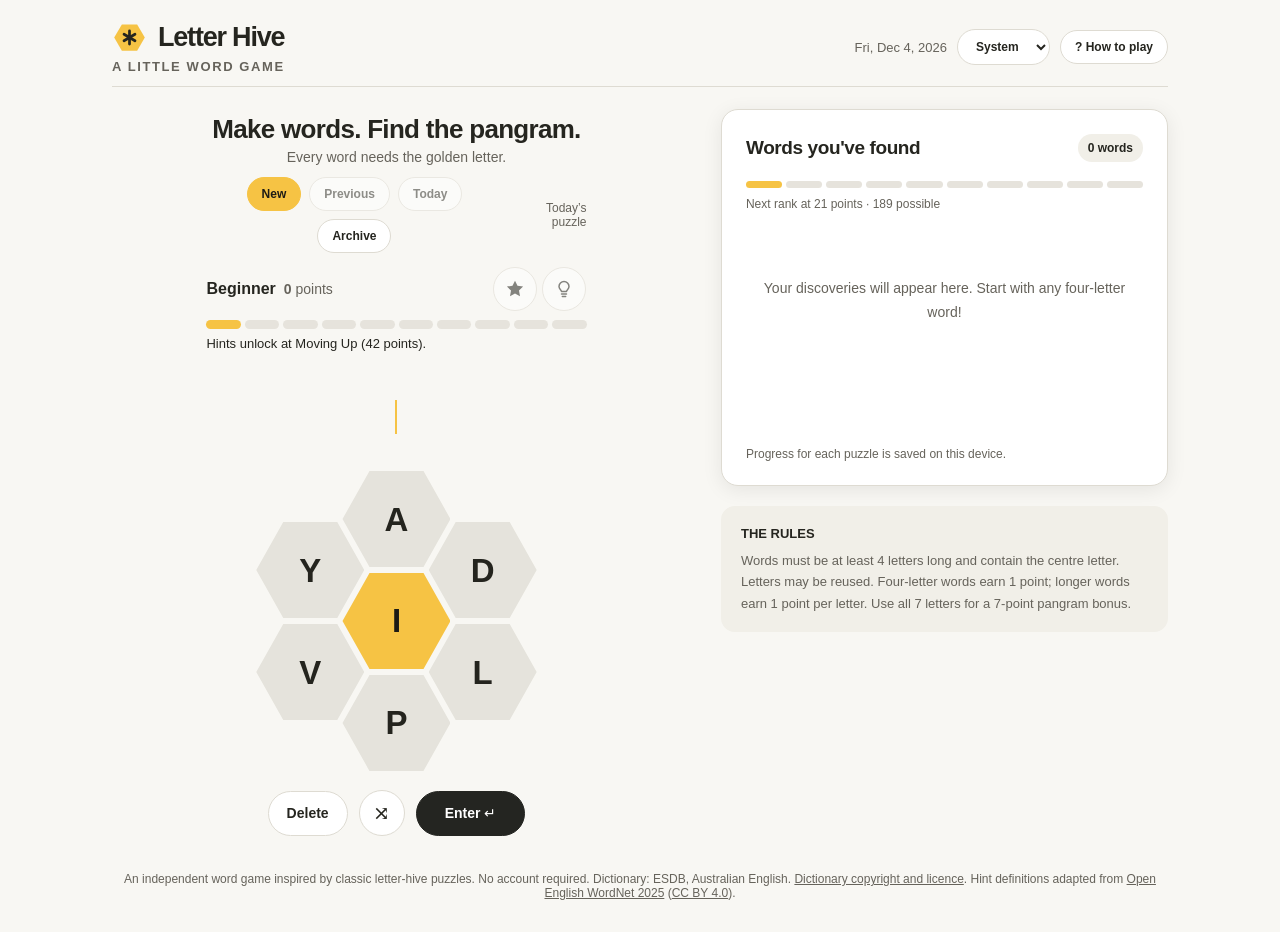
<file: index.html>
<!doctype html>
<html lang="en">
  <head>
    <meta charset="UTF-8" />
    <meta name="viewport" content="width=device-width, initial-scale=1.0, viewport-fit=cover" />
    <meta name="theme-color" content="#f8f6ee" />
    <title>Letter Hive — Daily Word Game</title>
    <link rel="icon" href="favicon.svg" type="image/svg+xml" />
    <link rel="manifest" href="manifest.webmanifest" />
    <link rel="apple-touch-icon" href="icons/letter-hive-180.png" />
    <link rel="stylesheet" href="letter-hive.css" />
  </head>
  <body>
    <div class="wrap">
      <header class="top">
        <div>
          <div class="brand"><img class="mark" src="favicon.svg" alt="" width="35" height="35" />Letter Hive</div>
          <div class="subtitle">A little word game</div>
        </div>
        <div class="topRight">
          <span class="date" id="today"></span>
          <select class="pill themeSelect" id="themeMode" aria-label="Colour mode">
            <option value="system">System</option>
            <option value="light">Light</option>
            <option value="dark">Dark</option>
          </select>
          <button class="pill" id="howBtn" type="button">? How to play</button>
        </div>
      </header>
      <main class="content">
        <section class="game" aria-label="Word puzzle">
          <h1 class="heading">Make words. Find the pangram.</h1>
          <p class="hint">Every word needs the golden letter.</p>
          <div class="puzzleToolbar">
            <div class="puzzleNav" role="group" aria-label="Choose a puzzle">
              <button class="pill" id="newPuzzle" type="button" aria-label="New puzzle" disabled>New</button>
              <button class="pill" id="previousPuzzle" type="button" aria-label="Previous puzzle" disabled>Previous</button>
              <button class="pill" id="dailyPuzzle" type="button" aria-label="Today’s puzzle" disabled>Today</button>
              <button class="pill" id="archiveBtn" type="button" aria-haspopup="dialog"
                aria-controls="archiveDialog" disabled>Archive</button>
              <button class="pill hintIcon" id="wordsBtn" type="button" aria-label="Found words"
                title="Found words" aria-haspopup="dialog" aria-controls="wordsDialog">
                <svg viewBox="0 0 24 24" fill="none" stroke="currentColor" stroke-width="1.8"
                  stroke-linecap="round" aria-hidden="true">
                  <path d="M8 6h12M8 12h12M8 18h12M4 6h.01M4 12h.01M4 18h.01" />
                </svg>
              </button>
            </div>
            <p class="puzzleStatus" id="puzzleStatus" aria-live="polite"></p>
          </div>
          <div class="scoreline">
            <div class="scoretitle">
              <strong id="rank">Beginner</strong
              ><span><b id="points">0</b> points</span>
              <div class="hintControls">
                <button class="pill hintIcon" id="pangramHint" type="button"
                  aria-label="Pangram hint" title="Pangram hint" aria-controls="puzzleClue" hidden>
                  <svg viewBox="0 0 24 24" fill="currentColor" aria-hidden="true">
                    <path d="m12 2 3 6.1 6.7 1-4.9 4.8 1.2 6.7-6-3.2-6 3.2 1.2-6.7-4.9-4.8 6.7-1Z" />
                  </svg>
                </button>
                <button class="pill hintIcon" id="hintBtn" type="button"
                  aria-label="Hint" title="Hint" aria-controls="puzzleClue" disabled>
                  <span id="hintIcon" aria-hidden="true">
                    <svg viewBox="0 0 24 24" fill="none" stroke="currentColor"
                      stroke-width="1.8" stroke-linecap="round" stroke-linejoin="round">
                      <path d="M9 18h6m-5 3h4M9 15c0-2-3-2.7-3-6a6 6 0 1 1 12 0c0 3.3-3 4-3 6Z" />
                    </svg>
                  </span>
                  <span id="differentHintIcon" aria-hidden="true" hidden>
                    <svg viewBox="0 0 24 24" fill="none" stroke="currentColor"
                      stroke-width="1.7" stroke-linecap="round" stroke-linejoin="round">
                      <path d="M21 4v5h-5M21 9a9 9 0 1 0 .2 6" />
                      <path d="M11 17h2m-3-2.5c0-1.2-1.6-1.7-1.6-3.6a3.6 3.6 0 0 1 7.2 0c0 1.9-1.6 2.4-1.6 3.6Z" />
                    </svg>
                  </span>
                </button>
              </div>
            </div>
            <div class="ranks scoreRanks" id="progress" aria-hidden="true"></div>
            <div class="hintRow">
              <p id="puzzleClue" role="status" aria-atomic="true" tabindex="-1"></p>
              <button class="pill hintIcon" id="strongerHint" type="button"
                aria-label="Stronger hint" title="Stronger hint" aria-controls="puzzleClue" hidden>
                <span aria-hidden="true">💪</span>
              </button>
            </div>
          </div>
          <div class="entry" aria-live="polite">
            <div id="typed" class="typed"></div>
            <span class="cursor" id="cursor"></span>
          </div>
          <div class="message" id="message" aria-live="polite">Loading puzzle…</div>
          <div class="hiveSpace">
            <div class="hive" role="group" aria-label="Letter tiles">
              <button class="hex centerhex" id="center" type="button"></button
              ><button class="hex outer" type="button"></button
              ><button class="hex outer" type="button"></button
              ><button class="hex outer" type="button"></button
              ><button class="hex outer" type="button"></button
              ><button class="hex outer" type="button"></button
              ><button class="hex outer" type="button"></button>
            </div>
          </div>
          <div class="actions">
            <button type="button" class="action" id="delete">Delete</button
            ><button
              type="button"
              class="action round"
              id="shuffle"
              aria-label="Shuffle letters"
              title="Shuffle letters"
            >
              ⤨</button
            ><button type="button" class="action submit" id="enter">
              Enter ↵
            </button>
          </div>
          <div class="foundPreview">
            <h2 id="foundPreviewHeading">Words found</h2>
            <div id="foundPreview" tabindex="0" role="region" aria-labelledby="foundPreviewHeading">
              <span>No words yet</span>
            </div>
            <button class="pill" id="expandWordsBtn" type="button"
              aria-label="Expand found words" aria-haspopup="dialog" aria-controls="wordsDialog">
              <svg width="18" height="18" viewBox="0 0 24 24" fill="none" stroke="currentColor"
                stroke-width="2" stroke-linecap="round" stroke-linejoin="round" aria-hidden="true">
                <path d="M9 4H4v5m11-5h5v5M4 15v5h5m11-5v5h-5" />
              </svg>
            </button>
          </div>
        </section>
        <aside id="wordPanel">
          <div class="panel">
            <div class="panelTop">
              <h2 id="foundHeading" tabindex="-1">Words you've found</h2>
              <span class="counter" id="count">0 words</span>
            </div>
            <div class="ranks" id="ranks" aria-hidden="true"></div>
            <div class="next" id="next"></div>
            <div class="found" id="found">
              <div class="empty">
                Your discoveries will appear here.<br />Start with any
                four-letter word!
              </div>
            </div>
            <div class="panelFoot">Progress for each puzzle is saved on this device.</div>
          </div>
          <div class="rules">
            <strong>THE RULES</strong>
            <p id="rulesText">
              Words must be at least 4 letters long and contain the centre
              letter. Letters may be reused. Four-letter words earn 1 point;
              longer words earn 1 point per letter. Use all 7 letters for a
              7-point pangram bonus.
            </p>
          </div>
        </aside>
      </main>
      <div class="foot" id="credits">
        An independent word game inspired by classic letter-hive puzzles. No
        account required. Dictionary: ESDB, Australian English.
        <a href="data/esdb/COPYRIGHT.txt">Dictionary copyright and licence</a>.
        Hint definitions adapted from <a href="https://github.com/globalwordnet/english-wordnet/tree/2025-edition">Open English WordNet 2025</a>
        (<a href="https://creativecommons.org/licenses/by/4.0/">CC BY 4.0</a>).
      </div>
    </div>
    <div id="toast" class="toast" role="status"></div>
    <dialog id="wordsDialog" aria-labelledby="foundHeading">
      <div id="wordsDialogBody" class="wordsDialogBody"></div>
      <footer class="wordsDialogFooter">
        <form method="dialog"><button>Back to puzzle</button></form>
      </footer>
    </dialog>
    <dialog id="archiveDialog" aria-labelledby="archiveHeading">
      <h2 id="archiveHeading" tabindex="-1" autofocus>Puzzle archive</h2>
      <div id="archiveDailySection">
        <p id="archiveRange"></p>
        <form id="archiveForm" class="archiveForm">
          <label for="archiveDate">Past daily puzzle</label>
          <input class="pill" id="archiveDate" type="date" required aria-describedby="archiveRange" />
          <p id="archiveError" role="alert"></p>
          <button type="submit">Open daily puzzle</button>
        </form>
      </div>
      <form id="playedPuzzleForm" class="archiveForm">
        <label for="playedPuzzle">Played puzzles</label>
        <select class="pill" id="playedPuzzle" required>
          <option value="">Choose a played puzzle</option>
        </select>
        <button type="submit">Resume puzzle</button>
      </form>
      <div class="archiveActions">
        <button type="button" id="archiveCancel">Cancel</button>
      </div>
    </dialog>
    <dialog id="help">
      <h2>How to play</h2>
      <p>Build words using only the seven letters shown.</p>
      <p id="helpRules">
        Words must be at least 4 letters long and contain the centre letter.
        Score 1 point for four-letter words, 1 point per letter for longer
        words, and a bonus 7 points for words using all seven letters.
      </p>
      <p>
        <label><input id="allowThreeLetterWords" type="checkbox" /> Allow three-letter words</label>
        <br />Three-letter words earn 1 point each. Ranks and possible points
        adjust to this setting. Your found words are kept when switching modes.
      </p>
      <p>
        Find as many words as you can and aim for the highest rank. Try the
        daily puzzle, or choose New whenever you like. Previous takes
        you back, Today returns to the daily challenge, and Archive opens past daily or previously played puzzles. Each
        puzzle’s progress is saved separately on this device.
      </p>
      <p>
        Answers come from ESDB level 60 using Australian spelling. Words may
        differ from those accepted by other word games.
      </p>
      <button id="closeHelp">Let's play</button>
    </dialog>
    <script src="letter-hive.js" defer></script>
    <script>
      if ("serviceWorker" in navigator) {
        navigator.serviceWorker.register("./sw.js").catch((error) => {
          console.warn("Could not enable offline play", error);
        });
      }
    </script>
  </body>
</html>
</file>
<file: letter-hive.css>
:root {
  font-family:
    ui-sans-serif,
    -apple-system,
    BlinkMacSystemFont,
    "Segoe UI",
    sans-serif;
  color: #22231f;
  background: #f8f7f3;
  font-synthesis: none;
}
* {
  box-sizing: border-box;
}
body {
  margin: 0;
  min-height: 100vh;
}
button {
  font: inherit;
  cursor: pointer;
}
button:focus-visible,
input:focus-visible {
  outline: 3px solid #1677bc;
  outline-offset: 3px;
}
.wrap {
  max-width: 1100px;
  margin: auto;
  padding: 24px 22px 48px;
}
.top {
  display: flex;
  justify-content: space-between;
  align-items: center;
  border-bottom: 1px solid #e1ded5;
  padding-bottom: 16px;
  gap: 12px;
}
.brand {
  display: flex;
  align-items: center;
  gap: 11px;
  font-size: 27px;
  font-weight: 850;
  letter-spacing: -1.2px;
}
.subtitle {
  color: #76746d;
  font-size: 13px;
  font-weight: 550;
  letter-spacing: 1.6px;
  text-transform: uppercase;
  margin-top: 4px;
}
.topRight {
  display: flex;
  align-items: center;
  gap: 10px;
}
.pill {
  border: 1px solid #dedbd2;
  border-radius: 100px;
  background: #fff;
  padding: 9px 14px;
  font-size: 12px;
  font-weight: 750;
}
.date {
  color: #66645e;
  font-size: 13px;
}
.content {
  display: grid;
  grid-template-columns: minmax(0, 1.12fr) minmax(0, 0.88fr);
  gap: 40px;
  margin-top: 34px;
}
.game {
  text-align: center;
  min-width: 0;
}
.heading {
  font-size: 26px;
  letter-spacing: -0.7px;
  margin: 5px 0 4px;
}
.hint {
  font-size: 14px;
  color: #7b786f;
  margin: 0 0 19px;
}
.scoreline {
  max-width: 380px;
  margin: 0 auto 24px;
  text-align: left;
}
.scoretitle {
  display: flex;
  align-items: center;
  justify-content: space-between;
  flex-wrap: wrap;
  gap: 4px 8px;
  font-size: 14px;
  margin-bottom: 9px;
}
.scoretitle strong {
  font-size: 16px;
}
.scoretitle > span {
  color: #66645e;
}
.entry {
  height: 62px;
  display: flex;
  align-items: center;
  justify-content: center;
  position: relative;
  margin: 0 auto 9px;
  max-width: 380px;
}
.typed {
  font-size: 35px;
  font-weight: 800;
  letter-spacing: 4px;
  text-transform: uppercase;
  overflow: hidden;
  text-overflow: ellipsis;
  white-space: nowrap;
}
.typed .center {
  color: #e3a91d;
}
.cursor {
  width: 2px;
  height: 34px;
  background: #e1ad31;
  animation: blink 1s step-end infinite;
}
@keyframes blink {
  50% {
    opacity: 0;
  }
}
.message {
  height: 22px;
  color: #665f4f;
  font-size: 13px;
  font-weight: 650;
}
.hive {
  position: relative;
  width: 308px;
  height: 310px;
  margin: 7px auto 22px;
  touch-action: manipulation;
}
.hex {
  position: absolute;
  width: 35.065%;
  height: 30.968%;
  border: 0;
  background: #e6e4de;
  clip-path: polygon(25% 0, 75% 0, 100% 50%, 75% 100%, 25% 100%, 0 50%);
  font-size: 33px;
  font-weight: 800;
  color: #26241f;
  display: grid;
  place-items: center;
  transition:
    background 0.15s,
    transform 0.12s;
  user-select: none;
  -webkit-tap-highlight-color: transparent;
}
.hex:active {
  transform: scale(0.93);
}
.hex.centerhex {
  background: #f5bd2e;
}
/* Tile centres are spaced for a 6px edge gap on a 308px-wide hive. */
.hex:nth-child(1) {
  left: 32.468%;
  top: 34.516%;
}
.hex:nth-child(2) {
  left: 32.468%;
  top: 1.613%;
}
.hex:nth-child(3) {
  left: 60.454%;
  top: 18.065%;
}
.hex:nth-child(4) {
  left: 60.454%;
  top: 50.968%;
}
.hex:nth-child(5) {
  left: 32.468%;
  top: 67.419%;
}
.hex:nth-child(6) {
  left: 4.481%;
  top: 50.968%;
}
.hex:nth-child(7) {
  left: 4.481%;
  top: 18.065%;
}
.actions {
  display: flex;
  align-items: center;
  justify-content: center;
  gap: 11px;
}
.action {
  border: 1px solid #d2cfc6;
  background: #fff;
  border-radius: 100px;
  padding: 13px 18px;
  min-height: 45px;
  font-size: 14px;
  font-weight: 700;
}
.action.round {
  padding: 0;
  display: grid;
  place-items: center;
  width: 46px;
  height: 46px;
  font-size: 20px;
}
.action.submit {
  background: #242521;
  border-color: #242521;
  color: #fff;
  padding-inline: 28px;
}
.panel {
  border: 1px solid #e5e2d9;
  background: #fff;
  border-radius: 17px;
  padding: 24px;
  align-self: start;
  box-shadow: 0 4px 20px #22222206;
}
.panelTop {
  display: flex;
  justify-content: space-between;
  align-items: center;
  gap: 8px;
}
.panel h2 {
  font-size: 19px;
  margin: 0;
  letter-spacing: -0.4px;
}
.counter {
  font-size: 12px;
  color: #66635a;
  border-radius: 100px;
  background: #f3f1e9;
  padding: 7px 10px;
  font-weight: 750;
}
.ranks {
  display: flex;
  gap: 4px;
  margin: 19px 0 9px;
}
.ranks i {
  height: 7px;
  flex: 1;
  border-radius: 6px;
  background: #ebe9e3;
}
.ranks i.done {
  background: #efbd39;
}
.next {
  color: #79766c;
  font-size: 12px;
  margin-bottom: 22px;
}
.found {
  min-height: 200px;
  display: grid;
  grid-template-columns: repeat(2, minmax(0, 1fr));
  gap: 0 20px;
  align-content: start;
}
.found span {
  padding: 10px 0;
  border-bottom: 1px solid #f0eee8;
  font-size: 14px;
  text-transform: capitalize;
  overflow-wrap: anywhere;
}
.empty {
  grid-column: 1/-1;
  color: #939086;
  text-align: center;
  padding: 44px 12px;
  line-height: 1.7;
  font-size: 14px;
}
.rules {
  margin-top: 20px;
  padding: 18px 20px;
  border-radius: 14px;
  background: #f0eee8;
  text-align: left;
}
.rules strong {
  font-size: 13px;
}
.rules p {
  color: #69665e;
  font-size: 13px;
  line-height: 1.65;
  margin: 8px 0 0;
}
.foot {
  text-align: center;
  margin-top: 36px;
  font-size: 12px;
  color: #97938b;
}
.toast {
  position: fixed;
  left: 50%;
  bottom: 28px;
  transform: translate(-50%, 20px);
  opacity: 0;
  pointer-events: none;
  transition: all 0.2s;
  background: #282823;
  color: #fff;
  border-radius: 100px;
  padding: 12px 22px;
  font-size: 14px;
  font-weight: 750;
  box-shadow: 0 8px 30px #0002;
  z-index: 3;
}
.toast.show {
  opacity: 1;
  transform: translate(-50%, 0);
}
dialog {
  border: 0;
  border-radius: 16px;
  box-shadow: 0 18px 80px #0003;
  max-width: 430px;
  width: calc(100% - 32px);
  padding: 26px;
  color: #26241f;
}
dialog::backdrop {
  background: #18181670;
}
dialog h2 {
  margin-top: 0;
}
dialog p,
dialog li {
  font-size: 14px;
  line-height: 1.6;
  color: #5c594f;
}
dialog button {
  border: 0;
  background: #262622;
  color: white;
  padding: 12px 20px;
  border-radius: 100px;
  font-weight: 700;
}
.panelFoot {
  font-size: 12px;
  color: #97938b;
  margin-top: 14px;
}
/* Theme refinements: explicit colours prevent browser dark-mode text overrides. */
:root {
  color-scheme: light;
  --page: #f8f7f3;
  --ink: #25251f;
  --muted: #66635b;
  --line: #dedbd2;
  --panel: #ffffff;
  --subtle: #f1efe8;
  --tile: #e5e3dc;
  --tile-ink: #24241e;
  --gold: #f6c344;
  --gold-ink: #1d1b15;
  --button: #ffffff;
  --primary: #242521;
  --primary-ink: #fff;
  --track: #e6e3dc;
  --focus: #136eae;
  background: var(--page);
  color: var(--ink);
}
:root[data-theme="dark"] {
  color-scheme: dark;
  --page: #111a28;
  --ink: #edf3fc;
  --muted: #b9c9dd;
  --line: #526680;
  --panel: #1b293c;
  --subtle: #26374f;
  --tile: #354c69;
  --tile-ink: #f5f8ff;
  --gold: #f5c34c;
  --gold-ink: #1c1b14;
  --button: #26374f;
  --primary: #dceafe;
  --primary-ink: #16263c;
  --track: #3b506a;
  --focus: #8dd1ff;
}
:root {
  background: var(--page) !important;
  color: var(--ink) !important;
}
body {
  background: var(--page);
  color: var(--ink);
}
.top {
  border-color: var(--line);
}
.subtitle,
.date,
.hint,
.scoretitle > span,
.next,
.panelFoot,
.foot {
  color: var(--muted);
}
.pill,
.action {
  background: var(--button);
  color: var(--ink);
  border-color: var(--line);
}
.action.submit {
  background: var(--primary);
  border-color: var(--primary);
  color: var(--primary-ink);
}
.hex {
  background: var(--tile) !important;
  color: var(--tile-ink) !important;
  -webkit-text-fill-color: var(--tile-ink) !important;
  text-shadow: none;
  opacity: 1 !important;
  isolation: isolate;
  font-family: Arial, sans-serif;
}
.hex.centerhex {
  background: var(--gold) !important;
  color: var(--gold-ink) !important;
  -webkit-text-fill-color: var(--gold-ink) !important;
}
.hex:hover {
  filter: brightness(0.96);
}
:root[data-theme="dark"] .hex:hover {
  filter: brightness(1.14);
}
.ranks i {
  background: var(--track);
}
.ranks i.done {
  background: var(--gold);
}
.panel {
  background: var(--panel);
  border-color: var(--line);
  box-shadow: 0 4px 20px #00000014;
}
.panel h2,
.scoretitle,
.heading,
.typed,
.found span,
.rules strong {
  color: var(--ink);
}
.counter,
.rules {
  background: var(--subtle);
  color: var(--ink);
}
.rules p,
.message {
  color: var(--muted);
}
.found span {
  border-color: var(--line);
}
.empty {
  color: var(--muted);
}
.typed .center {
  color: #b27e00;
}
:root[data-theme="dark"] .typed .center {
  color: var(--gold);
}
.cursor {
  background: var(--gold);
}
.toast {
  background: var(--primary);
  color: var(--primary-ink);
}
dialog {
  color: var(--ink);
  background: var(--panel);
  border: 1px solid var(--line);
}
dialog p,
dialog li {
  color: var(--muted);
}
dialog button {
  background: var(--primary);
  color: var(--primary-ink);
}
button:focus-visible {
  outline: 3px solid var(--focus);
  outline-offset: 4px;
}
.topRight {
  flex-wrap: wrap;
  justify-content: flex-end;
}
.themeSelect {
  font-family: inherit;
  cursor: pointer;
}

.themeSelect:focus-visible {
  outline: 3px solid var(--focus);
  outline-offset: 2px;
}
.hex {
  line-height: 1;
}
@media (prefers-reduced-motion: reduce) {
  *,
  *:before,
  *:after {
    animation-duration: 0.01ms !important;
    transition-duration: 0.01ms !important;
  }
}

.scoreRanks {
  margin: 0;
}

.scoreRanks i {
  height: 9px;
}

.foot a {
  color: inherit;
}

.hex:disabled,
.actions button:disabled {
  cursor: wait;
}

.puzzleNav {
  display: flex;
  flex-wrap: wrap;
  justify-content: center;
  gap: 8px;
}

.puzzleNav #newPuzzle {
  background: var(--gold);
  color: var(--gold-ink);
  border-color: var(--gold);
}

.puzzleNav button:disabled {
  opacity: .5;
  cursor: default;
}

.hintControls {
  display: flex;
  gap: 5px;
  margin-left: auto;
}

.hintIcon {
  display: grid;
  place-items: center;
  width: 44px;
  height: 44px;
  flex: none;
  padding: 0;
  font-size: 18px;
  line-height: 1;
}

/* Keep the same width when the last missing pangram is found. */
.hintIcon[hidden] {
  visibility: hidden;
}

.hintIcon svg {
  display: block;
  width: 20px;
  height: 20px;
}

.hintRow {
  display: grid;
  grid-template-columns: minmax(0, 1fr) 44px;
  grid-template-rows: minmax(0, 1fr);
  align-items: start;
  gap: 8px;
  block-size: 4.25rem;
  padding-top: 6px;
}

#puzzleClue {
  max-block-size: 100%;
  overflow-y: auto;
  overflow-wrap: anywhere;
  overscroll-behavior: contain;
  margin: 0;
  color: var(--ink);
  font-size: 13px;
  line-height: 1.35;
}

.hintControls button:disabled,
#strongerHint:disabled {
  opacity: 0.55;
}

.puzzleToolbar {
  display: flex;
  align-items: center;
  justify-content: space-between;
  gap: 6px;
  width: 100%;
  max-width: 380px;
  margin: 0 auto 14px;
}

.puzzleStatus {
  margin: 0;
  font-size: 12px;
  color: var(--muted);
  text-align: right;
}

.hiveSpace {
  display: contents;
}

.foundPreview,
#wordsBtn {
  display: none;
}

#archiveDialog {
  max-height: calc(100dvh - 24px);
}

.archiveForm label {
  display: block;
  margin-bottom: 6px;
  font-weight: 700;
}

#archiveDate,
#playedPuzzle {
  box-sizing: border-box;
  display: block;
  width: 100%;
  min-width: 0;
  max-width: 100%;
  min-height: 44px;
  font: inherit;
  margin: 0;
  padding-inline: 12px;
}

#archiveDate {
  -webkit-appearance: none;
  appearance: none;
  padding-block: 0;
}

#archiveDate::-webkit-date-and-time-value {
  display: flex;
  align-items: center;
  min-height: 42px;
  margin: 0;
  text-align: start;
}

.archiveForm > button {
  margin-top: 8px;
}

#playedPuzzleForm {
  border-top: 1px solid var(--line);
  margin-top: 16px;
  padding-top: 16px;
}

#archiveError:empty {
  display: none;
}

.archiveActions {
  display: flex;
  justify-content: flex-end;
  flex-wrap: wrap;
  gap: 8px;
  margin-top: 16px;
}

#archiveCancel {
  color: var(--ink);
  background: var(--subtle);
}

@media (width > 950px), (width > 770px) and (height > 500px) {
  .wrap {
    padding-block: 20px 32px;
  }

  .top {
    padding-bottom: 12px;
  }

  .content {
    margin-top: 22px;
  }

  .hint {
    margin-bottom: 12px;
  }

  .scoreline {
    margin-bottom: 4px;
  }

  .hintRow {
    block-size: 3.75rem;
  }

  .entry {
    height: 48px;
    margin-bottom: 4px;
  }

  .message {
    height: 18px;
  }

  .hive {
    margin-block: 3px 14px;
  }

  #archiveDialog {
    padding: 22px;
  }

  #archiveHeading,
  #archiveRange {
    margin-bottom: 8px;
  }

  #archiveRange {
    margin-top: 0;
  }

  #playedPuzzleForm {
    margin-top: 12px;
    padding-top: 12px;
  }

  .archiveActions {
    margin-top: 12px;
  }
}

#wordsDialog {
  max-height: calc(100dvh - 24px);
  padding: 0;
  overflow: hidden;
}

#wordsDialog[open] {
  display: flex;
  flex-direction: column;
}

.wordsDialogBody {
  min-height: 0;
  overflow-y: auto;
  overscroll-behavior: contain;
  padding: 16px;
}

.wordsDialogFooter {
  flex: none;
  display: flex;
  justify-content: center;
  border-top: 1px solid var(--line);
  padding: 12px 16px;
}

.wordsDialogFooter button {
  min-height: 44px;
}

@media (max-width: 770px), (max-width: 950px) and (max-height: 500px) {
  html,
  body {
    height: 100%;
    min-height: 0;
    overflow: hidden;
    overscroll-behavior: none;
  }

  .wrap {
    height: 100vh;
    height: 100dvh;
    display: flex;
    flex-direction: column;
    padding: calc(env(safe-area-inset-top) + 12px) max(12px, env(safe-area-inset-right))
      max(10px, env(safe-area-inset-bottom)) max(12px, env(safe-area-inset-left));
  }

  .top {
    padding-bottom: 6px;
    gap: 6px;
  }

  .brand {
    font-size: 21px;
    gap: 6px;
  }

  .mark {
    width: 28px;
    height: 28px;
  }

  .topRight,
  .puzzleNav {
    gap: 5px;
  }

  .pill {
    padding: 7px 9px;
  }

  .subtitle,
  .date,
  .content > aside,
  .wrap > .foot {
    display: none;
  }

  .content {
    flex: 1;
    min-height: 0;
    grid-template-columns: minmax(0, 1fr);
    margin-top: 6px;
  }

  .game {
    min-height: 0;
    display: flex;
    flex-direction: column;
    touch-action: pinch-zoom;
  }

  .heading,
  .hint {
    display: none;
  }

  .puzzleToolbar {
    margin-bottom: 6px;
  }

  .puzzleNav {
    flex-wrap: nowrap;
  }

  .scoreline {
    width: 100%;
    margin-bottom: 2px;
  }

  .scoretitle {
    justify-content: flex-start;
    gap: 4px 8px;
    margin-bottom: 3px;
  }

  .scoretitle > span {
    margin-left: auto;
  }

  .entry {
    width: 100%;
    height: 38px;
    margin-bottom: 0;
  }

  .typed {
    font-size: 27px;
  }

  .cursor {
    height: 25px;
  }

  .message {
    height: 18px;
  }

  .hiveSpace {
    display: grid;
    flex: 1;
    min-height: 0;
    place-items: center;
    container-type: size;
  }

  .hive {
    width: min(100%, 308px, 99cqh);
    height: auto;
    aspect-ratio: 308 / 310;
    margin: 0;
    touch-action: pinch-zoom;
  }

  .hex {
    font-size: clamp(16px, 11cqh, 33px);
  }

  .actions {
    margin-top: 4px;
  }

  .action {
    padding-block: 8px;
  }

  #wordsDialog .panel {
    padding: 12px;
  }
}

@media (max-width: 770px) and (orientation: portrait) {
  .wrap {
    padding-bottom: calc(env(safe-area-inset-bottom) + 20px);
  }

  .entry {
    top: -10px;
  }

  .message {
    position: relative;
    top: -10px;
  }

  .hive {
    top: -10px;
  }

  #wordsBtn {
    display: none;
  }

  .foundPreview {
    display: grid;
    grid-template-columns: minmax(0, 1fr) auto;
    column-gap: 8px;
    flex: none;
    margin-top: 32px;
    border-top: 1px solid var(--line);
    padding-top: 6px;
    text-align: left;
  }

  .foundPreview h2 {
    margin: 0 0 3px;
    color: var(--muted);
    font-size: 12px;
    font-weight: 700;
  }

  #foundPreview {
    grid-column: 1;
    grid-row: 2;
    align-self: center;
    display: flex;
    gap: 12px;
    overflow-x: auto;
    white-space: nowrap;
    font-size: 14px;
    line-height: 26px;
  }

  #foundPreview span {
    flex: none;
  }

  #expandWordsBtn {
    grid-column: 2;
    grid-row: 2;
    align-self: center;
    display: grid;
    place-items: center;
    width: 44px;
    height: 44px;
    padding: 0;
  }
}

@supports (-webkit-touch-callout: none) {
  @media (display-mode: standalone) and (max-width: 770px) and (orientation: portrait) {
    .wrap {
      /* The iOS status bar blur can extend below the safe area. */
      padding-top: calc(max(48px, env(safe-area-inset-top) + 12px) - 20px);
    }
  }
}

@media (max-width: 950px) and (max-height: 500px) and (orientation: landscape) {
  .game {
    --entry-height: 38px;
    display: grid;
    grid-template-columns: repeat(2, minmax(0, 1fr));
    grid-template-rows: auto auto var(--entry-height) minmax(18px, 1fr) auto;
    column-gap: 12px;
  }

  .entry {
    height: var(--entry-height);
  }

  .scoretitle {
    font-size: 13px;
  }

  .scoretitle strong {
    font-size: 14px;
  }

  #wordsBtn {
    display: grid;
  }

  .game > :not(.hiveSpace) {
    grid-column: 1;
  }

  .hiveSpace {
    grid-column: 2;
    grid-row: 1 / -1;
  }
}

@media (max-width: 950px) and (max-height: 350px) and (orientation: landscape) {
  .game {
    --entry-height: 28px;
    grid-template-columns: minmax(0, 1.18fr) minmax(0, 0.82fr);
  }

  .puzzleNav .pill:not(.hintIcon) {
    padding-inline: 6px;
  }

  .hintRow {
    block-size: 50px;
  }

  .puzzleToolbar {
    margin-bottom: 3px;
  }
}
</file>
